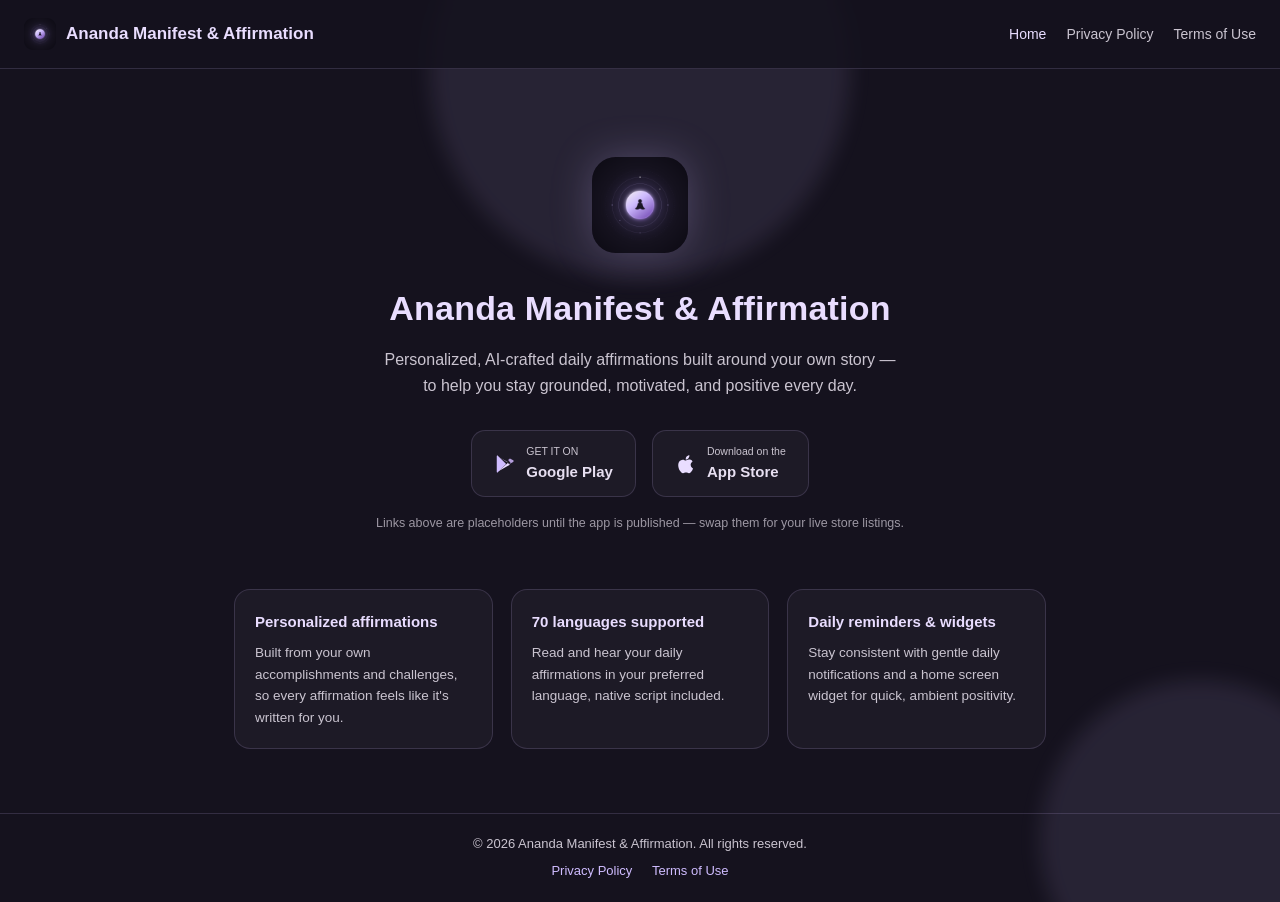
<file: index.html>
<!DOCTYPE html>
<html lang="en">
<head>
<meta charset="UTF-8" />
<meta name="viewport" content="width=device-width, initial-scale=1.0" />
<title>Ananda Manifest & Affirmation — Daily Affirmations &amp; Positivity</title>
<meta name="description" content="Ananda Manifest & Affirmation is a daily affirmation app that generates personalized, AI-powered affirmations to help you build a positive mindset every day." />
<link rel="icon" href="assets/favicon.png" />
<link rel="stylesheet" href="assets/style.css" />
</head>
<body>
<div class="aura aura-1"></div>
<div class="aura aura-2"></div>

<header class="site-header">
  <div class="brand">
    <img src="assets/icon.png" alt="Ananda Manifest & Affirmation logo" />
    Ananda Manifest & Affirmation
  </div>
  <nav class="site-nav">
    <a href="index.html" class="active">Home</a>
    <a href="privacy.html">Privacy Policy</a>
    <a href="terms.html">Terms of Use</a>
  </nav>
</header>

<main>
  <section class="hero">
    <img src="assets/icon.png" alt="Ananda Manifest & Affirmation app icon" class="hero-icon" />
    <h1>Ananda Manifest & Affirmation</h1>
    <p class="tagline">
      Personalized, AI-crafted daily affirmations built around your own story —
      to help you stay grounded, motivated, and positive every day.
    </p>

    <div class="store-badges">
      <!-- Placeholder Play Store link — replace href with your live Google Play listing URL. -->
      <a class="store-badge" href="#playstore" id="play-store-link" aria-label="Get it on Google Play (coming soon)">
        <svg viewBox="0 0 24 24" fill="none" xmlns="http://www.w3.org/2000/svg"><path d="M3.6 2.4c-.4.3-.6.7-.6 1.2v16.8c0 .5.2.9.6 1.2l9.6-9.6-9.6-9.6Z" fill="#cfbcff"/><path d="M15.4 10.6 4.8 20l9.1-5.2 3.5-2-2-1.7v-.5Z" fill="#e9ddff"/><path d="M15.4 13.4l2-1.7 3.5-2c.7-.4.7-1.4 0-1.8l-3.5-2-2 1.7 2.6 2.9-2.6 2.9Z" fill="#b39ddb"/><path d="M15.4 10.6 4.8 4l9.1 5.2 1.5 1.4Z" fill="#e9ddff"/></svg>
        <span class="badge-text"><small>GET IT ON</small>Google Play</span>
      </a>
      <!-- Placeholder App Store link — replace href with your live App Store listing URL. -->
      <a class="store-badge" href="#appstore" id="app-store-link" aria-label="Download on the App Store (coming soon)">
        <svg viewBox="0 0 24 24" fill="none" xmlns="http://www.w3.org/2000/svg"><path d="M17.05 12.94c-.03-2.5 2.04-3.7 2.14-3.76-1.16-1.7-2.98-1.94-3.63-1.96-1.55-.16-3.02.9-3.8.9-.79 0-2-.88-3.28-.86-1.68.03-3.24.98-4.1 2.48-1.75 3.03-.45 7.51 1.26 9.97.83 1.2 1.83 2.55 3.13 2.5 1.26-.05 1.73-.81 3.25-.81 1.52 0 1.94.81 3.27.79 1.35-.03 2.2-1.23 3.03-2.44.95-1.4 1.34-2.76 1.36-2.83-.03-.01-2.6-1-2.63-3.98Z" fill="#e9ddff"/><path d="M14.65 5.63c.69-.85 1.16-2.02 1.03-3.2-1 .04-2.22.67-2.94 1.5-.64.74-1.2 1.94-1.05 3.08 1.12.09 2.27-.57 2.96-1.38Z" fill="#e9ddff"/></svg>
        <span class="badge-text"><small>Download on the</small>App Store</span>
      </a>
    </div>
    <p class="placeholder-note">Links above are placeholders until the app is published — swap them for your live store listings.</p>
  </section>

  <section class="features">
    <div class="feature-card">
      <h3>Personalized affirmations</h3>
      <p>Built from your own accomplishments and challenges, so every affirmation feels like it's written for you.</p>
    </div>
    <div class="feature-card">
      <h3>70 languages supported</h3>
      <p>Read and hear your daily affirmations in your preferred language, native script included.</p>
    </div>
    <div class="feature-card">
      <h3>Daily reminders &amp; widgets</h3>
      <p>Stay consistent with gentle daily notifications and a home screen widget for quick, ambient positivity.</p>
    </div>
  </section>
</main>

<footer class="site-footer">
  <div>© <span id="year"></span> Ananda Manifest & Affirmation. All rights reserved.</div>
  <div class="legal-links">
    <a href="privacy.html">Privacy Policy</a>
    <a href="terms.html">Terms of Use</a>
  </div>
</footer>

<script>
  document.getElementById('year').textContent = new Date().getFullYear();
</script>
</body>
</html>
</file>
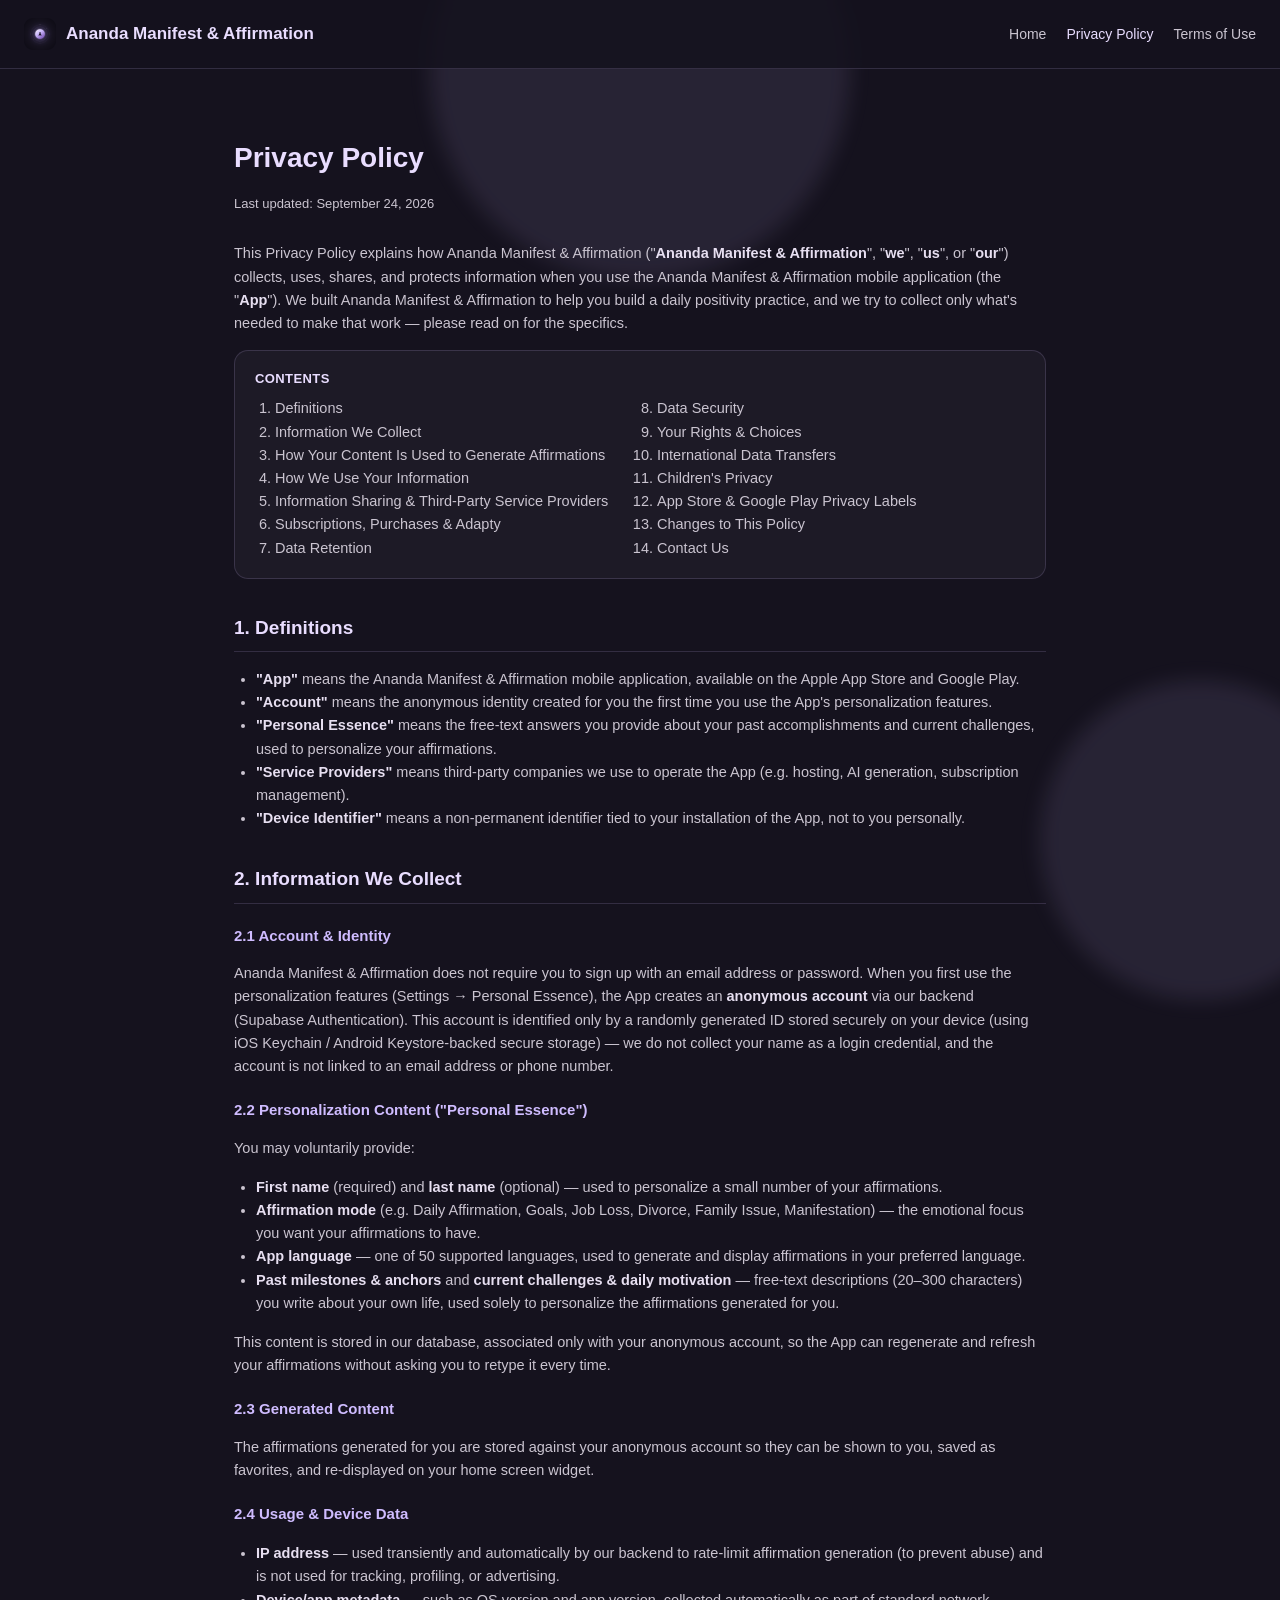
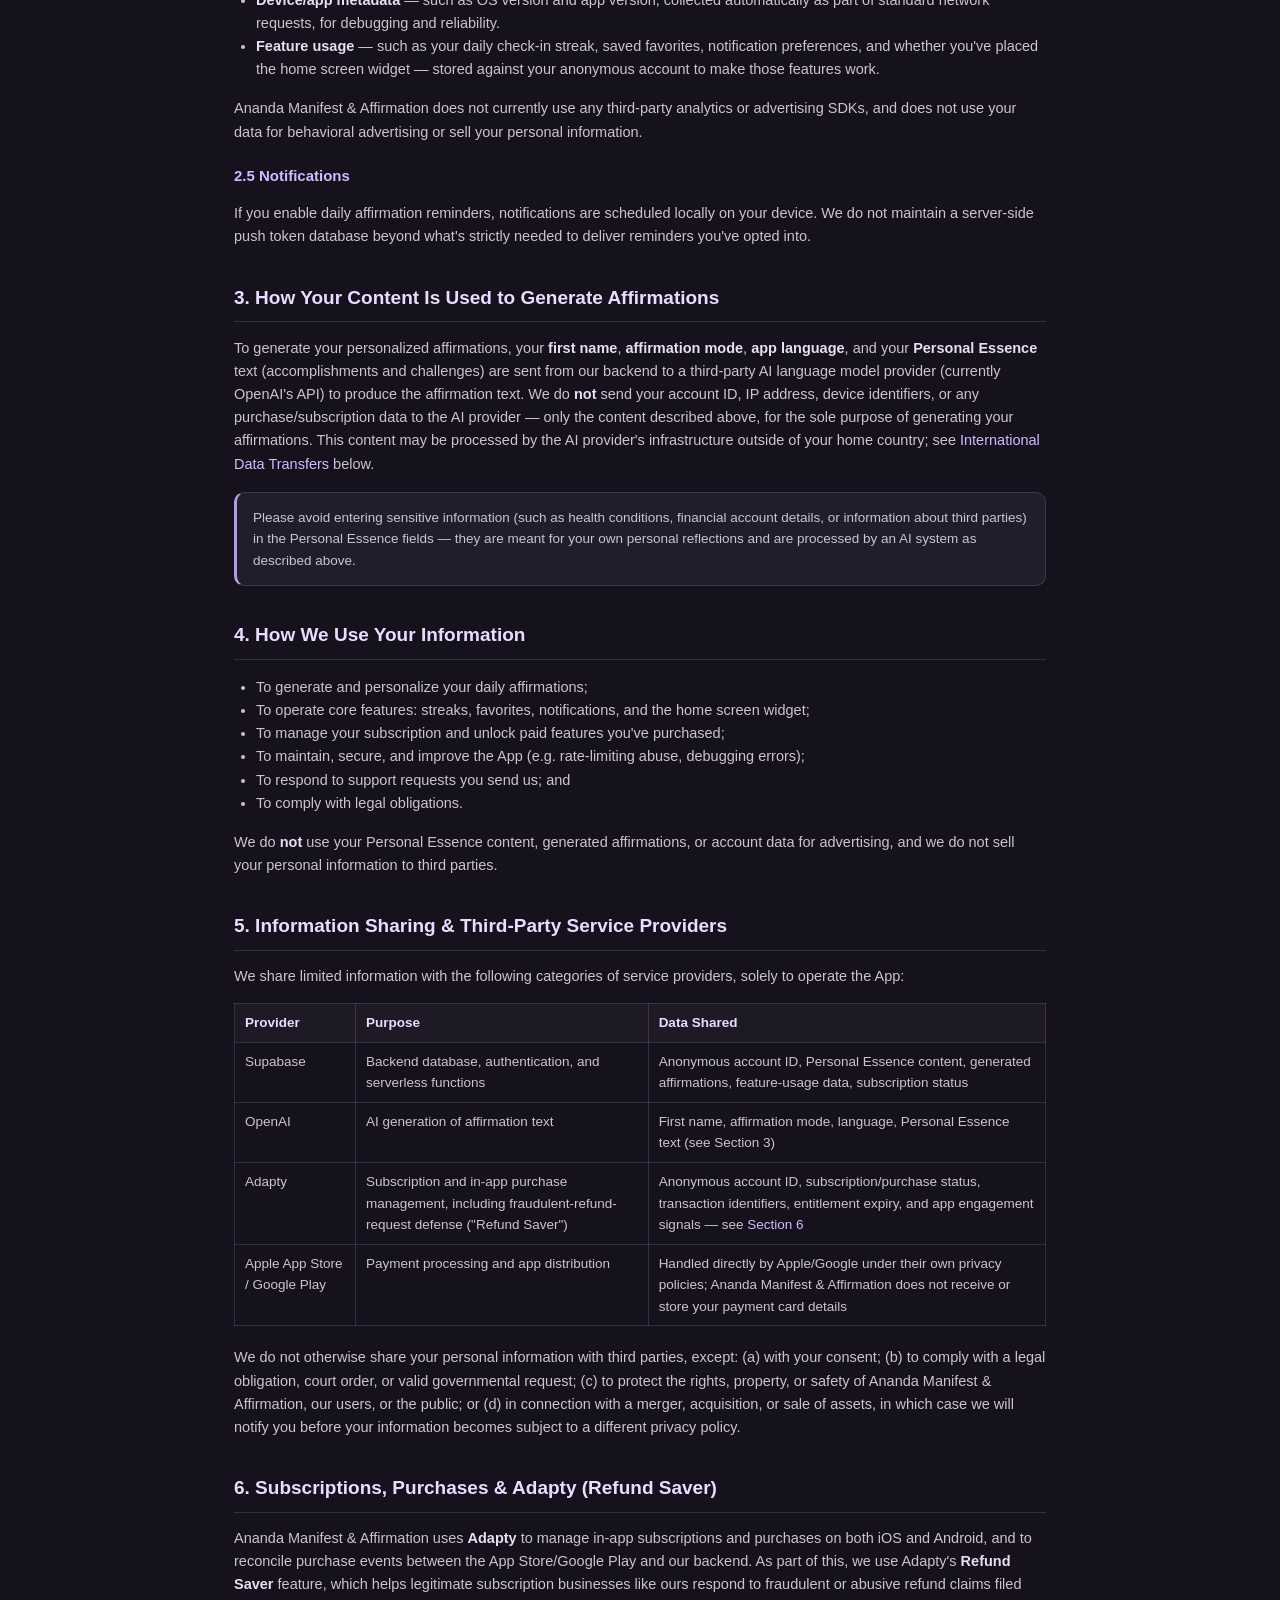
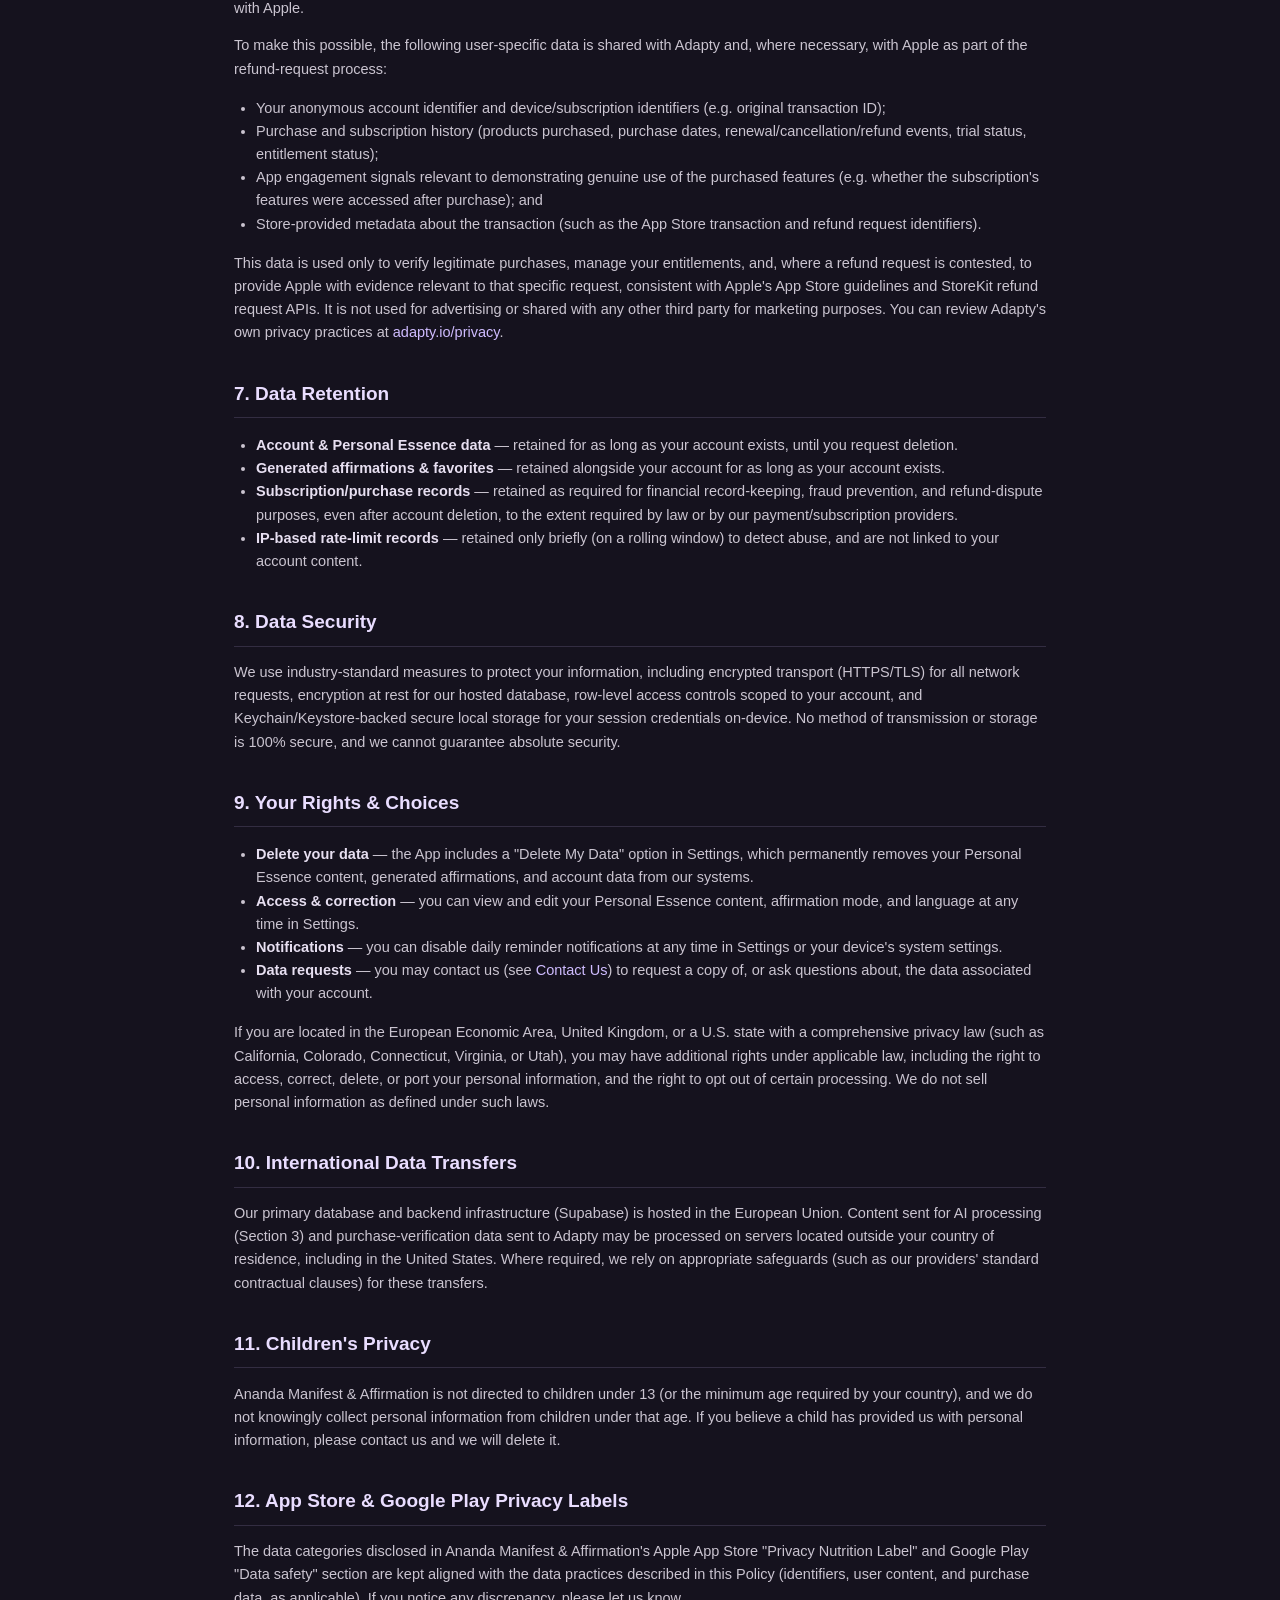
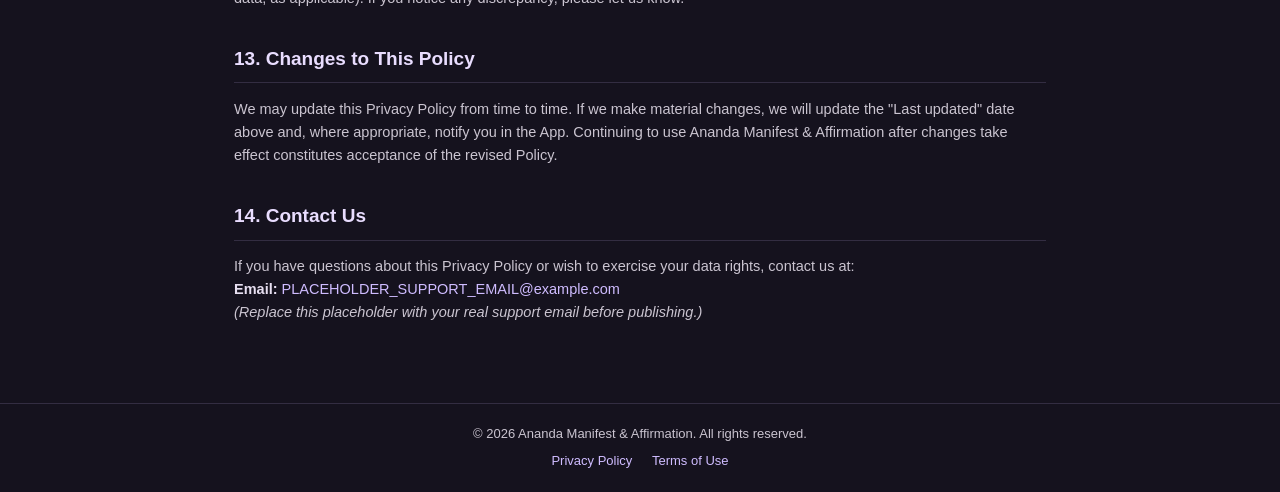
<file: privacy.html>
<!DOCTYPE html>
<html lang="en">
<head>
<meta charset="UTF-8" />
<meta name="viewport" content="width=device-width, initial-scale=1.0" />
<title>Privacy Policy — Ananda Manifest & Affirmation</title>
<meta name="description" content="Ananda Manifest & Affirmation Privacy Policy: what data we collect, how it's used, and your rights." />
<link rel="icon" href="assets/favicon.png" />
<link rel="stylesheet" href="assets/style.css" />
</head>
<body>
<div class="aura aura-1"></div>
<div class="aura aura-2"></div>

<header class="site-header">
  <div class="brand"><img src="assets/icon.png" alt="Ananda Manifest & Affirmation logo" /> Ananda Manifest & Affirmation</div>
  <nav class="site-nav">
    <a href="index.html">Home</a>
    <a href="privacy.html" class="active">Privacy Policy</a>
    <a href="terms.html">Terms of Use</a>
  </nav>
</header>

<main class="legal-doc">
  <h1>Privacy Policy</h1>
  <p class="updated">Last updated: September 24, 2026</p>

  <p>
    This Privacy Policy explains how Ananda Manifest & Affirmation ("<strong>Ananda Manifest & Affirmation</strong>", "<strong>we</strong>", "<strong>us</strong>", or
    "<strong>our</strong>") collects, uses, shares, and protects information when you use the Ananda Manifest & Affirmation mobile
    application (the "<strong>App</strong>"). We built Ananda Manifest & Affirmation to help you build a daily positivity practice, and we
    try to collect only what's needed to make that work — please read on for the specifics.
  </p>

  <div class="toc">
    <p>Contents</p>
    <ol>
      <li><a href="#definitions">Definitions</a></li>
      <li><a href="#info-we-collect">Information We Collect</a></li>
      <li><a href="#ai-processing">How Your Content Is Used to Generate Affirmations</a></li>
      <li><a href="#how-we-use">How We Use Your Information</a></li>
      <li><a href="#sharing">Information Sharing &amp; Third‑Party Service Providers</a></li>
      <li><a href="#subscriptions">Subscriptions, Purchases &amp; Adapty</a></li>
      <li><a href="#retention">Data Retention</a></li>
      <li><a href="#security">Data Security</a></li>
      <li><a href="#rights">Your Rights &amp; Choices</a></li>
      <li><a href="#transfers">International Data Transfers</a></li>
      <li><a href="#children">Children's Privacy</a></li>
      <li><a href="#store-labels">App Store &amp; Google Play Privacy Labels</a></li>
      <li><a href="#changes">Changes to This Policy</a></li>
      <li><a href="#contact">Contact Us</a></li>
    </ol>
  </div>

  <h2 id="definitions">1. Definitions</h2>
  <ul>
    <li><strong>"App"</strong> means the Ananda Manifest & Affirmation mobile application, available on the Apple App Store and Google Play.</li>
    <li><strong>"Account"</strong> means the anonymous identity created for you the first time you use the App's personalization features.</li>
    <li><strong>"Personal Essence"</strong> means the free-text answers you provide about your past accomplishments and current challenges, used to personalize your affirmations.</li>
    <li><strong>"Service Providers"</strong> means third-party companies we use to operate the App (e.g. hosting, AI generation, subscription management).</li>
    <li><strong>"Device Identifier"</strong> means a non-permanent identifier tied to your installation of the App, not to you personally.</li>
  </ul>

  <h2 id="info-we-collect">2. Information We Collect</h2>

  <h3>2.1 Account &amp; Identity</h3>
  <p>
    Ananda Manifest & Affirmation does not require you to sign up with an email address or password. When you first use the personalization
    features (Settings → Personal Essence), the App creates an <strong>anonymous account</strong> via our backend
    (Supabase Authentication). This account is identified only by a randomly generated ID stored securely on your
    device (using iOS Keychain / Android Keystore-backed secure storage) — we do not collect your name as a login
    credential, and the account is not linked to an email address or phone number.
  </p>

  <h3>2.2 Personalization Content ("Personal Essence")</h3>
  <p>You may voluntarily provide:</p>
  <ul>
    <li><strong>First name</strong> (required) and <strong>last name</strong> (optional) — used to personalize a small number of your affirmations.</li>
    <li><strong>Affirmation mode</strong> (e.g. Daily Affirmation, Goals, Job Loss, Divorce, Family Issue, Manifestation) — the emotional focus you want your affirmations to have.</li>
    <li><strong>App language</strong> — one of 50 supported languages, used to generate and display affirmations in your preferred language.</li>
    <li><strong>Past milestones &amp; anchors</strong> and <strong>current challenges &amp; daily motivation</strong> — free-text descriptions (20–300 characters) you write about your own life, used solely to personalize the affirmations generated for you.</li>
  </ul>
  <p>This content is stored in our database, associated only with your anonymous account, so the App can regenerate and refresh your affirmations without asking you to retype it every time.</p>

  <h3>2.3 Generated Content</h3>
  <p>The affirmations generated for you are stored against your anonymous account so they can be shown to you, saved as favorites, and re-displayed on your home screen widget.</p>

  <h3>2.4 Usage &amp; Device Data</h3>
  <ul>
    <li><strong>IP address</strong> — used transiently and automatically by our backend to rate-limit affirmation generation (to prevent abuse) and is not used for tracking, profiling, or advertising.</li>
    <li><strong>Device/app metadata</strong> — such as OS version and app version, collected automatically as part of standard network requests, for debugging and reliability.</li>
    <li><strong>Feature usage</strong> — such as your daily check-in streak, saved favorites, notification preferences, and whether you've placed the home screen widget — stored against your anonymous account to make those features work.</li>
  </ul>
  <p>Ananda Manifest & Affirmation does not currently use any third-party analytics or advertising SDKs, and does not use your data for behavioral advertising or sell your personal information.</p>

  <h3>2.5 Notifications</h3>
  <p>If you enable daily affirmation reminders, notifications are scheduled locally on your device. We do not maintain a server-side push token database beyond what's strictly needed to deliver reminders you've opted into.</p>

  <h2 id="ai-processing">3. How Your Content Is Used to Generate Affirmations</h2>
  <p>
    To generate your personalized affirmations, your <strong>first name</strong>, <strong>affirmation mode</strong>,
    <strong>app language</strong>, and your <strong>Personal Essence</strong> text (accomplishments and challenges)
    are sent from our backend to a third-party AI language model provider (currently OpenAI's API) to
    produce the affirmation text. We do <strong>not</strong> send your account ID, IP address, device identifiers,
    or any purchase/subscription data to the AI provider — only the content described above, for the sole purpose
    of generating your affirmations. This content may be processed by the AI provider's infrastructure outside of
    your home country; see <a href="#transfers">International Data Transfers</a> below.
  </p>
  <div class="callout">
    Please avoid entering sensitive information (such as health conditions, financial account details, or
    information about third parties) in the Personal Essence fields — they are meant for your own personal
    reflections and are processed by an AI system as described above.
  </div>

  <h2 id="how-we-use">4. How We Use Your Information</h2>
  <ul>
    <li>To generate and personalize your daily affirmations;</li>
    <li>To operate core features: streaks, favorites, notifications, and the home screen widget;</li>
    <li>To manage your subscription and unlock paid features you've purchased;</li>
    <li>To maintain, secure, and improve the App (e.g. rate-limiting abuse, debugging errors);</li>
    <li>To respond to support requests you send us; and</li>
    <li>To comply with legal obligations.</li>
  </ul>
  <p>We do <strong>not</strong> use your Personal Essence content, generated affirmations, or account data for advertising, and we do not sell your personal information to third parties.</p>

  <h2 id="sharing">5. Information Sharing &amp; Third‑Party Service Providers</h2>
  <p>We share limited information with the following categories of service providers, solely to operate the App:</p>
  <table>
    <tr><th>Provider</th><th>Purpose</th><th>Data Shared</th></tr>
    <tr><td>Supabase</td><td>Backend database, authentication, and serverless functions</td><td>Anonymous account ID, Personal Essence content, generated affirmations, feature-usage data, subscription status</td></tr>
    <tr><td>OpenAI</td><td>AI generation of affirmation text</td><td>First name, affirmation mode, language, Personal Essence text (see Section 3)</td></tr>
    <tr><td>Adapty</td><td>Subscription and in-app purchase management, including fraudulent-refund-request defense ("Refund Saver")</td><td>Anonymous account ID, subscription/purchase status, transaction identifiers, entitlement expiry, and app engagement signals — see <a href="#subscriptions">Section 6</a></td></tr>
    <tr><td>Apple App Store / Google Play</td><td>Payment processing and app distribution</td><td>Handled directly by Apple/Google under their own privacy policies; Ananda Manifest & Affirmation does not receive or store your payment card details</td></tr>
  </table>
  <p>
    We do not otherwise share your personal information with third parties, except: (a) with your consent; (b) to
    comply with a legal obligation, court order, or valid governmental request; (c) to protect the rights, property,
    or safety of Ananda Manifest & Affirmation, our users, or the public; or (d) in connection with a merger, acquisition, or sale of
    assets, in which case we will notify you before your information becomes subject to a different privacy policy.
  </p>

  <h2 id="subscriptions">6. Subscriptions, Purchases &amp; Adapty (Refund Saver)</h2>
  <p>
    Ananda Manifest & Affirmation uses <strong>Adapty</strong> to manage in-app subscriptions and purchases on both iOS and Android, and to
    reconcile purchase events between the App Store/Google Play and our backend. As part of this, we use Adapty's
    <strong>Refund Saver</strong> feature, which helps legitimate subscription businesses like ours respond to
    fraudulent or abusive refund claims filed with Apple.
  </p>
  <p>To make this possible, the following user-specific data is shared with Adapty and, where necessary, with Apple as part of the refund-request process:</p>
  <ul>
    <li>Your anonymous account identifier and device/subscription identifiers (e.g. original transaction ID);</li>
    <li>Purchase and subscription history (products purchased, purchase dates, renewal/cancellation/refund events, trial status, entitlement status);</li>
    <li>App engagement signals relevant to demonstrating genuine use of the purchased features (e.g. whether the subscription's features were accessed after purchase); and</li>
    <li>Store-provided metadata about the transaction (such as the App Store transaction and refund request identifiers).</li>
  </ul>
  <p>
    This data is used only to verify legitimate purchases, manage your entitlements, and, where a refund request
    is contested, to provide Apple with evidence relevant to that specific request, consistent with Apple's App
    Store guidelines and StoreKit refund request APIs. It is not used for advertising or shared with any other
    third party for marketing purposes. You can review Adapty's own privacy practices at
    <a href="https://adapty.io/privacy" target="_blank" rel="noopener">adapty.io/privacy</a>.
  </p>

  <h2 id="retention">7. Data Retention</h2>
  <ul>
    <li><strong>Account &amp; Personal Essence data</strong> — retained for as long as your account exists, until you request deletion.</li>
    <li><strong>Generated affirmations &amp; favorites</strong> — retained alongside your account for as long as your account exists.</li>
    <li><strong>Subscription/purchase records</strong> — retained as required for financial record-keeping, fraud prevention, and refund-dispute purposes, even after account deletion, to the extent required by law or by our payment/subscription providers.</li>
    <li><strong>IP-based rate-limit records</strong> — retained only briefly (on a rolling window) to detect abuse, and are not linked to your account content.</li>
  </ul>

  <h2 id="security">8. Data Security</h2>
  <p>
    We use industry-standard measures to protect your information, including encrypted transport (HTTPS/TLS) for
    all network requests, encryption at rest for our hosted database, row-level access controls scoped to your
    account, and Keychain/Keystore-backed secure local storage for your session credentials on-device. No method of
    transmission or storage is 100% secure, and we cannot guarantee absolute security.
  </p>

  <h2 id="rights">9. Your Rights &amp; Choices</h2>
  <ul>
    <li><strong>Delete your data</strong> — the App includes a "Delete My Data" option in Settings, which permanently removes your Personal Essence content, generated affirmations, and account data from our systems.</li>
    <li><strong>Access &amp; correction</strong> — you can view and edit your Personal Essence content, affirmation mode, and language at any time in Settings.</li>
    <li><strong>Notifications</strong> — you can disable daily reminder notifications at any time in Settings or your device's system settings.</li>
    <li><strong>Data requests</strong> — you may contact us (see <a href="#contact">Contact Us</a>) to request a copy of, or ask questions about, the data associated with your account.</li>
  </ul>
  <p>
    If you are located in the European Economic Area, United Kingdom, or a U.S. state with a comprehensive privacy
    law (such as California, Colorado, Connecticut, Virginia, or Utah), you may have additional rights under
    applicable law, including the right to access, correct, delete, or port your personal information, and the
    right to opt out of certain processing. We do not sell personal information as defined under such laws.
  </p>

  <h2 id="transfers">10. International Data Transfers</h2>
  <p>
    Our primary database and backend infrastructure (Supabase) is hosted in the European Union. Content sent for AI
    processing (Section 3) and purchase-verification data sent to Adapty may be processed on servers located outside
    your country of residence, including in the United States. Where required, we rely on appropriate safeguards
    (such as our providers' standard contractual clauses) for these transfers.
  </p>

  <h2 id="children">11. Children's Privacy</h2>
  <p>
    Ananda Manifest & Affirmation is not directed to children under 13 (or the minimum age required by your country), and we do not
    knowingly collect personal information from children under that age. If you believe a child has provided us
    with personal information, please contact us and we will delete it.
  </p>

  <h2 id="store-labels">12. App Store &amp; Google Play Privacy Labels</h2>
  <p>
    The data categories disclosed in Ananda Manifest & Affirmation's Apple App Store "Privacy Nutrition Label" and Google Play "Data
    safety" section are kept aligned with the data practices described in this Policy (identifiers, user content,
    and purchase data, as applicable). If you notice any discrepancy, please let us know.
  </p>

  <h2 id="changes">13. Changes to This Policy</h2>
  <p>
    We may update this Privacy Policy from time to time. If we make material changes, we will update the "Last
    updated" date above and, where appropriate, notify you in the App. Continuing to use Ananda Manifest & Affirmation after changes take
    effect constitutes acceptance of the revised Policy.
  </p>

  <h2 id="contact">14. Contact Us</h2>
  <p>
    If you have questions about this Privacy Policy or wish to exercise your data rights, contact us at:
    <br /><strong>Email:</strong> <a href="mailto:PLACEHOLDER_SUPPORT_EMAIL@example.com">PLACEHOLDER_SUPPORT_EMAIL@example.com</a>
    <br /><em>(Replace this placeholder with your real support email before publishing.)</em>
  </p>
</main>

<footer class="site-footer">
  <div>© <span id="year"></span> Ananda Manifest & Affirmation. All rights reserved.</div>
  <div class="legal-links">
    <a href="privacy.html">Privacy Policy</a>
    <a href="terms.html">Terms of Use</a>
  </div>
</footer>
<script>document.getElementById('year').textContent = new Date().getFullYear();</script>
</body>
</html>
</file>
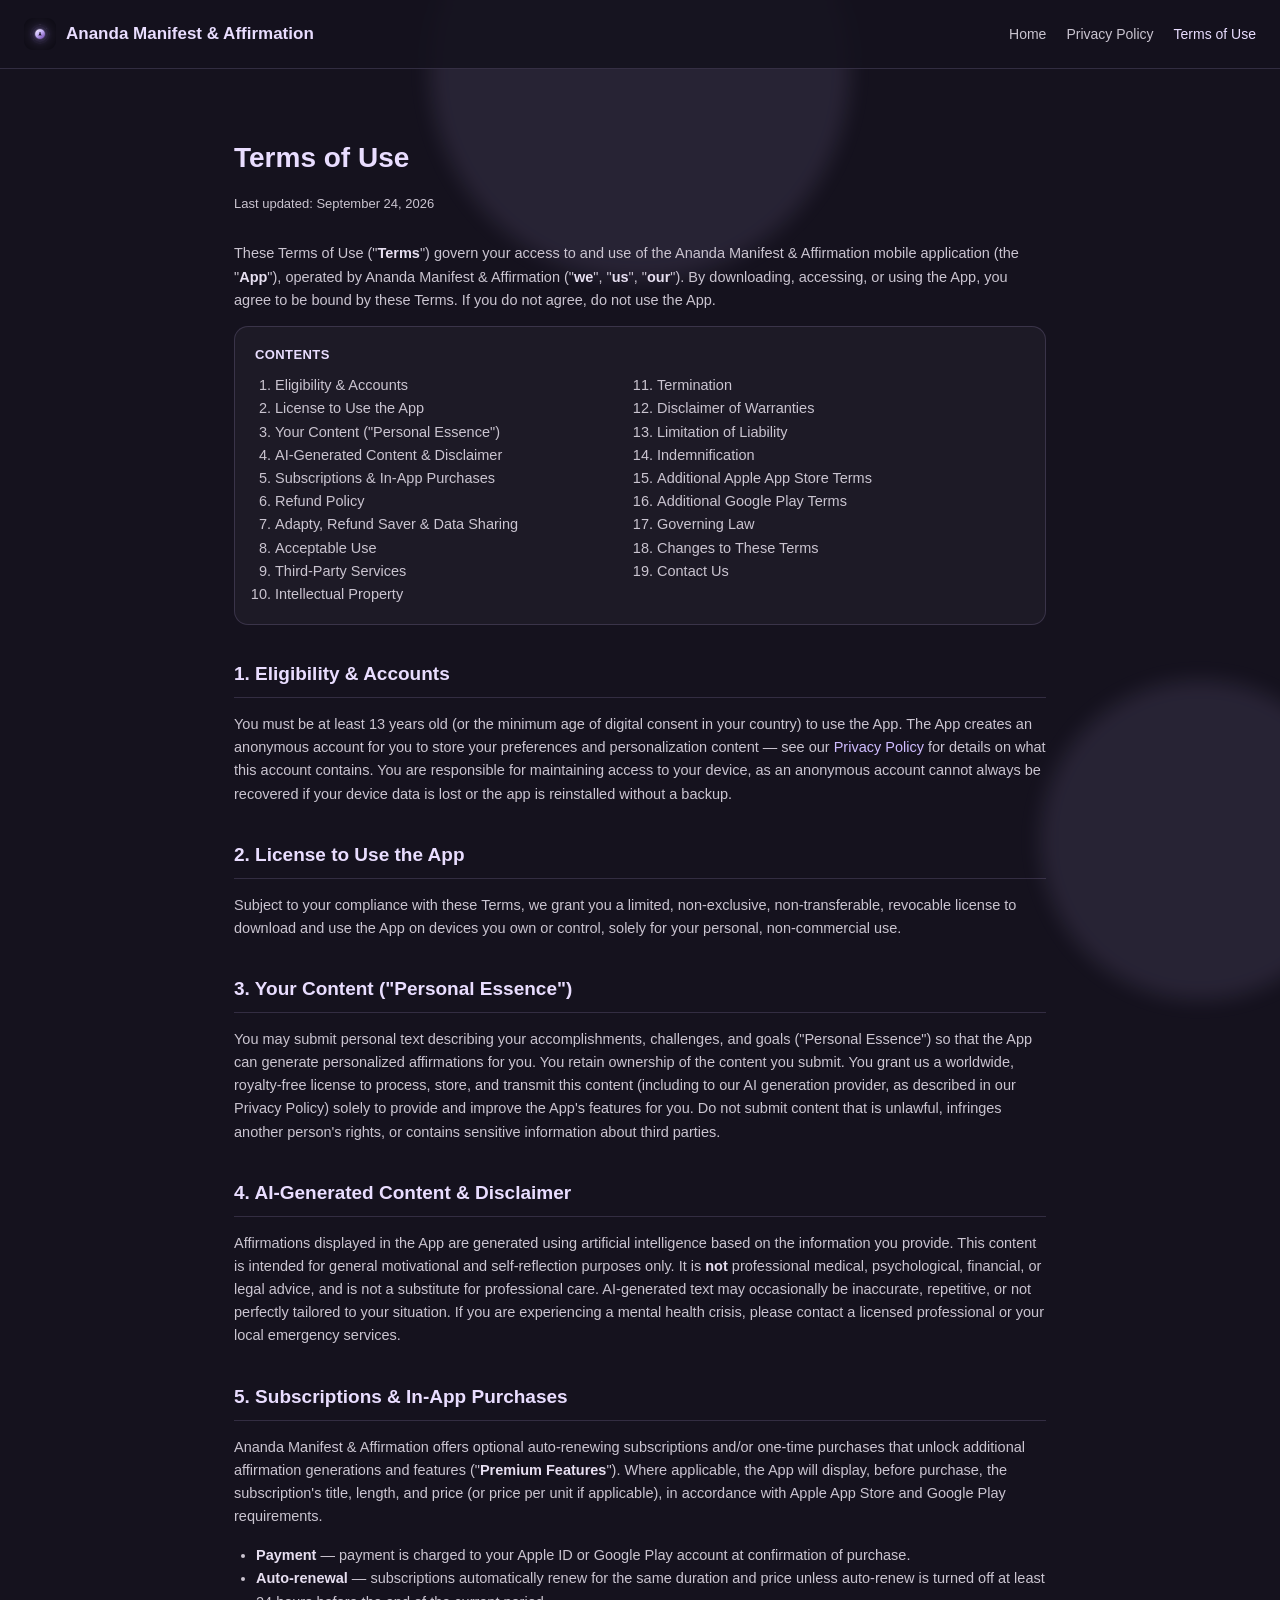
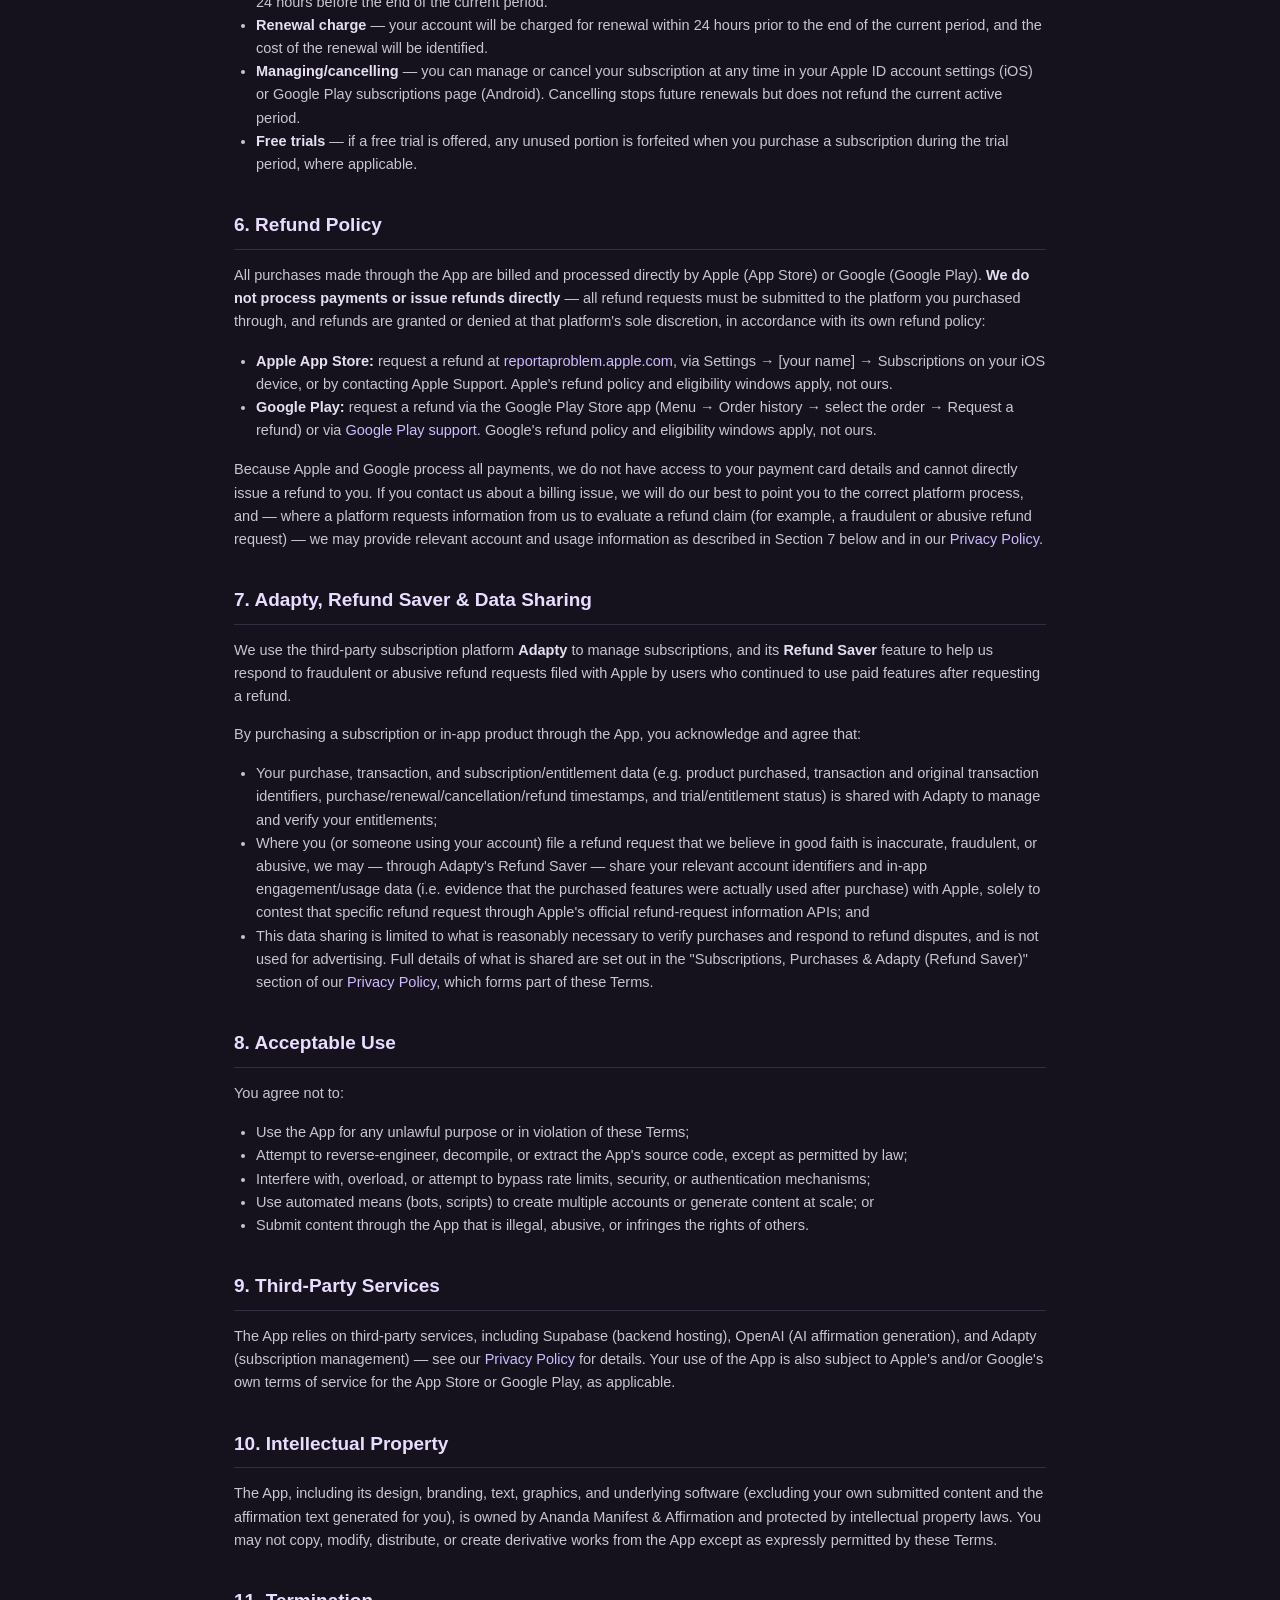
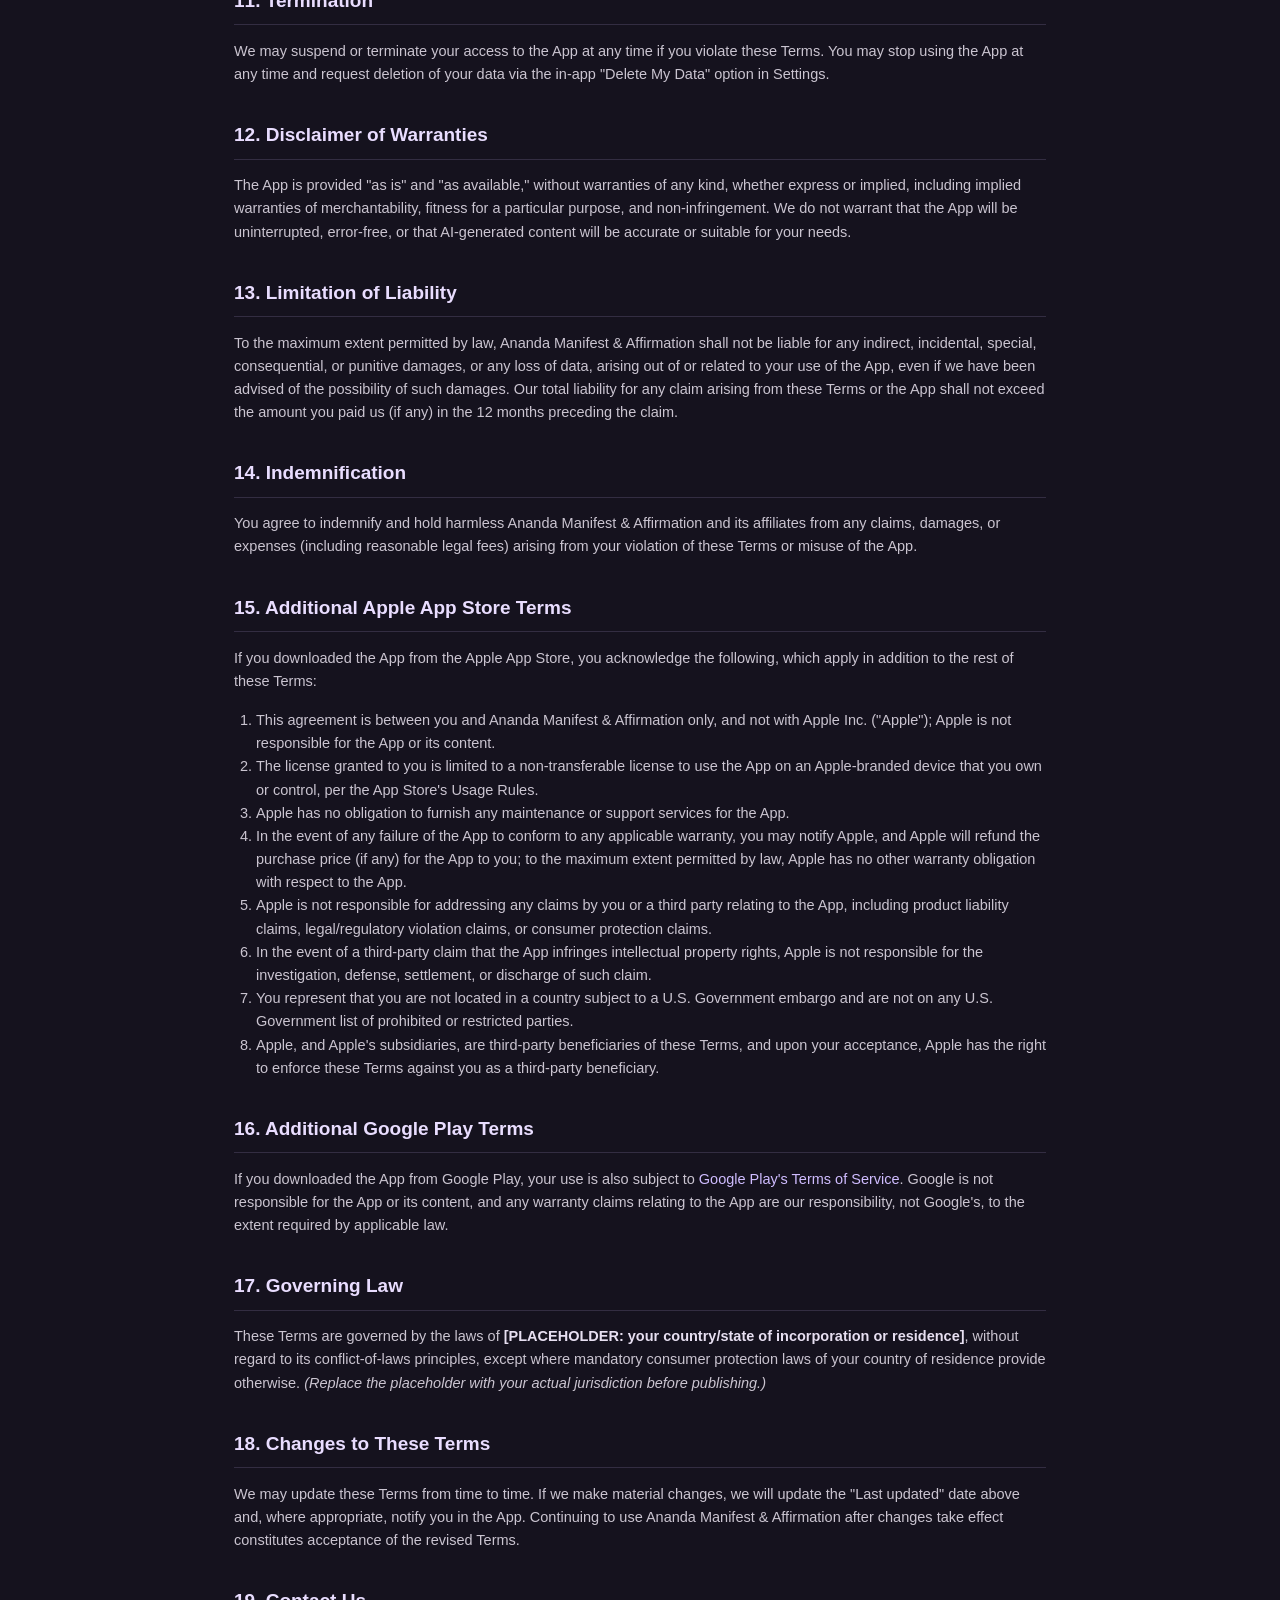
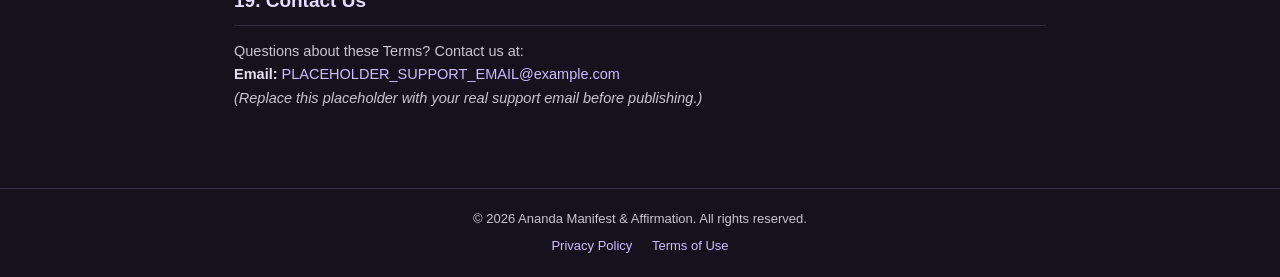
<file: terms.html>
<!DOCTYPE html>
<html lang="en">
<head>
<meta charset="UTF-8" />
<meta name="viewport" content="width=device-width, initial-scale=1.0" />
<title>Terms of Use — Ananda Manifest & Affirmation</title>
<meta name="description" content="Ananda Manifest & Affirmation Terms of Use, including subscription and refund policy." />
<link rel="icon" href="assets/favicon.png" />
<link rel="stylesheet" href="assets/style.css" />
</head>
<body>
<div class="aura aura-1"></div>
<div class="aura aura-2"></div>

<header class="site-header">
  <div class="brand"><img src="assets/icon.png" alt="Ananda Manifest & Affirmation logo" /> Ananda Manifest & Affirmation</div>
  <nav class="site-nav">
    <a href="index.html">Home</a>
    <a href="privacy.html">Privacy Policy</a>
    <a href="terms.html" class="active">Terms of Use</a>
  </nav>
</header>

<main class="legal-doc">
  <h1>Terms of Use</h1>
  <p class="updated">Last updated: September 24, 2026</p>

  <p>
    These Terms of Use ("<strong>Terms</strong>") govern your access to and use of the Ananda Manifest & Affirmation mobile application
    (the "<strong>App</strong>"), operated by Ananda Manifest & Affirmation ("<strong>we</strong>", "<strong>us</strong>", "<strong>our</strong>").
    By downloading, accessing, or using the App, you agree to be bound by these Terms. If you do not agree, do not
    use the App.
  </p>

  <div class="toc">
    <p>Contents</p>
    <ol>
      <li><a href="#eligibility">Eligibility &amp; Accounts</a></li>
      <li><a href="#license">License to Use the App</a></li>
      <li><a href="#user-content">Your Content ("Personal Essence")</a></li>
      <li><a href="#ai-content">AI‑Generated Content &amp; Disclaimer</a></li>
      <li><a href="#subscriptions">Subscriptions &amp; In‑App Purchases</a></li>
      <li><a href="#refunds">Refund Policy</a></li>
      <li><a href="#adapty">Adapty, Refund Saver &amp; Data Sharing</a></li>
      <li><a href="#acceptable-use">Acceptable Use</a></li>
      <li><a href="#third-party">Third‑Party Services</a></li>
      <li><a href="#ip">Intellectual Property</a></li>
      <li><a href="#termination">Termination</a></li>
      <li><a href="#disclaimer">Disclaimer of Warranties</a></li>
      <li><a href="#liability">Limitation of Liability</a></li>
      <li><a href="#indemnity">Indemnification</a></li>
      <li><a href="#apple-terms">Additional Apple App Store Terms</a></li>
      <li><a href="#google-terms">Additional Google Play Terms</a></li>
      <li><a href="#governing-law">Governing Law</a></li>
      <li><a href="#changes">Changes to These Terms</a></li>
      <li><a href="#contact">Contact Us</a></li>
    </ol>
  </div>

  <h2 id="eligibility">1. Eligibility &amp; Accounts</h2>
  <p>
    You must be at least 13 years old (or the minimum age of digital consent in your country) to use the App. The
    App creates an anonymous account for you to store your preferences and personalization content — see our
    <a href="privacy.html">Privacy Policy</a> for details on what this account contains. You are responsible for
    maintaining access to your device, as an anonymous account cannot always be recovered if your device data is
    lost or the app is reinstalled without a backup.
  </p>

  <h2 id="license">2. License to Use the App</h2>
  <p>
    Subject to your compliance with these Terms, we grant you a limited, non-exclusive, non-transferable,
    revocable license to download and use the App on devices you own or control, solely for your personal,
    non-commercial use.
  </p>

  <h2 id="user-content">3. Your Content ("Personal Essence")</h2>
  <p>
    You may submit personal text describing your accomplishments, challenges, and goals ("Personal Essence") so
    that the App can generate personalized affirmations for you. You retain ownership of the content you submit.
    You grant us a worldwide, royalty-free license to process, store, and transmit this content (including to our
    AI generation provider, as described in our Privacy Policy) solely to provide and improve the App's features
    for you. Do not submit content that is unlawful, infringes another person's rights, or contains sensitive
    information about third parties.
  </p>

  <h2 id="ai-content">4. AI‑Generated Content &amp; Disclaimer</h2>
  <p>
    Affirmations displayed in the App are generated using artificial intelligence based on the information you
    provide. This content is intended for general motivational and self-reflection purposes only. It is
    <strong>not</strong> professional medical, psychological, financial, or legal advice, and is not a substitute
    for professional care. AI-generated text may occasionally be inaccurate, repetitive, or not perfectly tailored
    to your situation. If you are experiencing a mental health crisis, please contact a licensed professional or
    your local emergency services.
  </p>

  <h2 id="subscriptions">5. Subscriptions &amp; In‑App Purchases</h2>
  <p>
    Ananda Manifest & Affirmation offers optional auto-renewing subscriptions and/or one-time purchases that unlock additional
    affirmation generations and features ("<strong>Premium Features</strong>"). Where applicable, the App will
    display, before purchase, the subscription's title, length, and price (or price per unit if applicable), in
    accordance with Apple App Store and Google Play requirements.
  </p>
  <ul>
    <li><strong>Payment</strong> — payment is charged to your Apple ID or Google Play account at confirmation of purchase.</li>
    <li><strong>Auto‑renewal</strong> — subscriptions automatically renew for the same duration and price unless auto-renew is turned off at least 24 hours before the end of the current period.</li>
    <li><strong>Renewal charge</strong> — your account will be charged for renewal within 24 hours prior to the end of the current period, and the cost of the renewal will be identified.</li>
    <li><strong>Managing/cancelling</strong> — you can manage or cancel your subscription at any time in your Apple ID account settings (iOS) or Google Play subscriptions page (Android). Cancelling stops future renewals but does not refund the current active period.</li>
    <li><strong>Free trials</strong> — if a free trial is offered, any unused portion is forfeited when you purchase a subscription during the trial period, where applicable.</li>
  </ul>

  <h2 id="refunds">6. Refund Policy</h2>
  <p>
    All purchases made through the App are billed and processed directly by Apple (App Store) or Google (Google
    Play). <strong>We do not process payments or issue refunds directly</strong> — all refund requests must be
    submitted to the platform you purchased through, and refunds are granted or denied at that platform's sole
    discretion, in accordance with its own refund policy:
  </p>
  <ul>
    <li>
      <strong>Apple App Store:</strong> request a refund at
      <a href="https://reportaproblem.apple.com" target="_blank" rel="noopener">reportaproblem.apple.com</a>,
      via Settings → [your name] → Subscriptions on your iOS device, or by contacting Apple Support. Apple's refund
      policy and eligibility windows apply, not ours.
    </li>
    <li>
      <strong>Google Play:</strong> request a refund via the Google Play Store app (Menu → Order history →
      select the order → Request a refund) or via
      <a href="https://support.google.com/googleplay" target="_blank" rel="noopener">Google Play support</a>.
      Google's refund policy and eligibility windows apply, not ours.
    </li>
  </ul>
  <p>
    Because Apple and Google process all payments, we do not have access to your payment card details and cannot
    directly issue a refund to you. If you contact us about a billing issue, we will do our best to point you to
    the correct platform process, and — where a platform requests information from us to evaluate a refund claim
    (for example, a fraudulent or abusive refund request) — we may provide relevant account and usage information
    as described in Section 7 below and in our <a href="privacy.html">Privacy Policy</a>.
  </p>

  <h2 id="adapty">7. Adapty, Refund Saver &amp; Data Sharing</h2>
  <p>
    We use the third-party subscription platform <strong>Adapty</strong> to manage subscriptions, and its
    <strong>Refund Saver</strong> feature to help us respond to fraudulent or abusive refund requests filed with
    Apple by users who continued to use paid features after requesting a refund.
  </p>
  <p>By purchasing a subscription or in-app product through the App, you acknowledge and agree that:</p>
  <ul>
    <li>
      Your purchase, transaction, and subscription/entitlement data (e.g. product purchased, transaction and
      original transaction identifiers, purchase/renewal/cancellation/refund timestamps, and trial/entitlement
      status) is shared with Adapty to manage and verify your entitlements;
    </li>
    <li>
      Where you (or someone using your account) file a refund request that we believe in good faith is inaccurate,
      fraudulent, or abusive, we may — through Adapty's Refund Saver — share your relevant account identifiers and
      in‑app engagement/usage data (i.e. evidence that the purchased features were actually used after purchase)
      with Apple, solely to contest that specific refund request through Apple's official refund‑request
      information APIs; and
    </li>
    <li>
      This data sharing is limited to what is reasonably necessary to verify purchases and respond to refund
      disputes, and is not used for advertising. Full details of what is shared are set out in the
      "Subscriptions, Purchases &amp; Adapty (Refund Saver)" section of our <a href="privacy.html">Privacy Policy</a>,
      which forms part of these Terms.
    </li>
  </ul>

  <h2 id="acceptable-use">8. Acceptable Use</h2>
  <p>You agree not to:</p>
  <ul>
    <li>Use the App for any unlawful purpose or in violation of these Terms;</li>
    <li>Attempt to reverse-engineer, decompile, or extract the App's source code, except as permitted by law;</li>
    <li>Interfere with, overload, or attempt to bypass rate limits, security, or authentication mechanisms;</li>
    <li>Use automated means (bots, scripts) to create multiple accounts or generate content at scale; or</li>
    <li>Submit content through the App that is illegal, abusive, or infringes the rights of others.</li>
  </ul>

  <h2 id="third-party">9. Third‑Party Services</h2>
  <p>
    The App relies on third-party services, including Supabase (backend hosting), OpenAI (AI affirmation
    generation), and Adapty (subscription management) — see our <a href="privacy.html">Privacy Policy</a> for
    details. Your use of the App is also subject to Apple's and/or Google's own terms of service for the App Store
    or Google Play, as applicable.
  </p>

  <h2 id="ip">10. Intellectual Property</h2>
  <p>
    The App, including its design, branding, text, graphics, and underlying software (excluding your own
    submitted content and the affirmation text generated for you), is owned by Ananda Manifest & Affirmation and protected by
    intellectual property laws. You may not copy, modify, distribute, or create derivative works from the App
    except as expressly permitted by these Terms.
  </p>

  <h2 id="termination">11. Termination</h2>
  <p>
    We may suspend or terminate your access to the App at any time if you violate these Terms. You may stop using
    the App at any time and request deletion of your data via the in-app "Delete My Data" option in Settings.
  </p>

  <h2 id="disclaimer">12. Disclaimer of Warranties</h2>
  <p>
    The App is provided "as is" and "as available," without warranties of any kind, whether express or implied,
    including implied warranties of merchantability, fitness for a particular purpose, and non-infringement. We do
    not warrant that the App will be uninterrupted, error-free, or that AI-generated content will be accurate or
    suitable for your needs.
  </p>

  <h2 id="liability">13. Limitation of Liability</h2>
  <p>
    To the maximum extent permitted by law, Ananda Manifest & Affirmation shall not be liable for any indirect, incidental, special,
    consequential, or punitive damages, or any loss of data, arising out of or related to your use of the App,
    even if we have been advised of the possibility of such damages. Our total liability for any claim arising
    from these Terms or the App shall not exceed the amount you paid us (if any) in the 12 months preceding the
    claim.
  </p>

  <h2 id="indemnity">14. Indemnification</h2>
  <p>
    You agree to indemnify and hold harmless Ananda Manifest & Affirmation and its affiliates from any claims, damages, or expenses
    (including reasonable legal fees) arising from your violation of these Terms or misuse of the App.
  </p>

  <h2 id="apple-terms">15. Additional Apple App Store Terms</h2>
  <p>If you downloaded the App from the Apple App Store, you acknowledge the following, which apply in addition to the rest of these Terms:</p>
  <ol>
    <li>This agreement is between you and Ananda Manifest & Affirmation only, and not with Apple Inc. ("Apple"); Apple is not responsible for the App or its content.</li>
    <li>The license granted to you is limited to a non-transferable license to use the App on an Apple-branded device that you own or control, per the App Store's Usage Rules.</li>
    <li>Apple has no obligation to furnish any maintenance or support services for the App.</li>
    <li>In the event of any failure of the App to conform to any applicable warranty, you may notify Apple, and Apple will refund the purchase price (if any) for the App to you; to the maximum extent permitted by law, Apple has no other warranty obligation with respect to the App.</li>
    <li>Apple is not responsible for addressing any claims by you or a third party relating to the App, including product liability claims, legal/regulatory violation claims, or consumer protection claims.</li>
    <li>In the event of a third-party claim that the App infringes intellectual property rights, Apple is not responsible for the investigation, defense, settlement, or discharge of such claim.</li>
    <li>You represent that you are not located in a country subject to a U.S. Government embargo and are not on any U.S. Government list of prohibited or restricted parties.</li>
    <li>Apple, and Apple's subsidiaries, are third-party beneficiaries of these Terms, and upon your acceptance, Apple has the right to enforce these Terms against you as a third-party beneficiary.</li>
  </ol>

  <h2 id="google-terms">16. Additional Google Play Terms</h2>
  <p>
    If you downloaded the App from Google Play, your use is also subject to
    <a href="https://play.google.com/intl/en-in/about/play-terms/" target="_blank" rel="noopener">Google Play's Terms of Service</a>.
    Google is not responsible for the App or its content, and any warranty claims relating to the App are our
    responsibility, not Google's, to the extent required by applicable law.
  </p>

  <h2 id="governing-law">17. Governing Law</h2>
  <p>
    These Terms are governed by the laws of <strong>[PLACEHOLDER: your country/state of incorporation or
    residence]</strong>, without regard to its conflict-of-laws principles, except where mandatory consumer
    protection laws of your country of residence provide otherwise.
    <em>(Replace the placeholder with your actual jurisdiction before publishing.)</em>
  </p>

  <h2 id="changes">18. Changes to These Terms</h2>
  <p>
    We may update these Terms from time to time. If we make material changes, we will update the "Last updated"
    date above and, where appropriate, notify you in the App. Continuing to use Ananda Manifest & Affirmation after changes take effect
    constitutes acceptance of the revised Terms.
  </p>

  <h2 id="contact">19. Contact Us</h2>
  <p>
    Questions about these Terms? Contact us at:
    <br /><strong>Email:</strong> <a href="mailto:PLACEHOLDER_SUPPORT_EMAIL@example.com">PLACEHOLDER_SUPPORT_EMAIL@example.com</a>
    <br /><em>(Replace this placeholder with your real support email before publishing.)</em>
  </p>
</main>

<footer class="site-footer">
  <div>© <span id="year"></span> Ananda Manifest & Affirmation. All rights reserved.</div>
  <div class="legal-links">
    <a href="privacy.html">Privacy Policy</a>
    <a href="terms.html">Terms of Use</a>
  </div>
</footer>
<script>document.getElementById('year').textContent = new Date().getFullYear();</script>
</body>
</html>
</file>
<file: assets/style.css>
:root {
  --bg: #15121e;
  --surface: #1d1a26;
  --surface-2: #211e2c;
  --border: rgba(208, 188, 255, 0.16);
  --text: #e7dff1;
  --text-dim: #cac4d0;
  --primary: #e9ddff;
  --accent: #cfbcff;
  --accent-strong: #b39ddb;
}

* { box-sizing: border-box; }

html, body {
  margin: 0;
  padding: 0;
  background: var(--bg);
  color: var(--text);
  font-family: -apple-system, BlinkMacSystemFont, "Segoe UI", Roboto, "Helvetica Neue", Arial, sans-serif;
  line-height: 1.6;
}

body {
  min-height: 100vh;
  display: flex;
  flex-direction: column;
}

a { color: var(--accent); text-decoration: none; }
a:hover { text-decoration: underline; }

.aura {
  position: fixed;
  border-radius: 50%;
  background: rgba(208, 188, 255, 0.10);
  filter: blur(10px);
  pointer-events: none;
  z-index: 0;
}
.aura-1 { width: 420px; height: 420px; top: -140px; left: 50%; transform: translateX(-50%); }
.aura-2 { width: 320px; height: 320px; bottom: -100px; right: -80px; }

header.site-header {
  position: relative;
  z-index: 1;
  display: flex;
  align-items: center;
  justify-content: space-between;
  padding: 18px 24px;
  border-bottom: 1px solid var(--border);
  background: rgba(21, 18, 30, 0.85);
  backdrop-filter: blur(6px);
}

.brand {
  display: flex;
  align-items: center;
  gap: 10px;
  font-weight: 700;
  font-size: 17px;
  color: var(--primary);
}
.brand img { width: 32px; height: 32px; border-radius: 9px; }

nav.site-nav { display: flex; gap: 20px; }
nav.site-nav a { color: var(--text-dim); font-size: 14px; font-weight: 500; }
nav.site-nav a.active, nav.site-nav a:hover { color: var(--primary); }

main {
  position: relative;
  z-index: 1;
  flex: 1;
  width: 100%;
  max-width: 860px;
  margin: 0 auto;
  padding: 48px 24px 64px;
}

footer.site-footer {
  position: relative;
  z-index: 1;
  border-top: 1px solid var(--border);
  padding: 20px 24px;
  text-align: center;
  font-size: 13px;
  color: var(--text-dim);
}
footer.site-footer .legal-links { margin-top: 6px; }
footer.site-footer .legal-links a { margin: 0 8px; }

/* Homepage */
.hero { text-align: center; padding: 40px 0 8px; }
.hero-icon {
  width: 96px;
  height: 96px;
  border-radius: 24px;
  margin-bottom: 20px;
  box-shadow: 0 0 40px rgba(208, 188, 255, 0.25);
}
.hero h1 {
  font-size: 34px;
  margin: 0 0 12px;
  color: var(--primary);
  letter-spacing: 0.2px;
}
.hero p.tagline {
  color: var(--text-dim);
  font-size: 16px;
  max-width: 520px;
  margin: 0 auto 32px;
}

.store-badges {
  display: flex;
  justify-content: center;
  flex-wrap: wrap;
  gap: 16px;
  margin-bottom: 40px;
}
.store-badge {
  display: inline-flex;
  align-items: center;
  gap: 10px;
  background: var(--surface);
  border: 1px solid var(--border);
  border-radius: 14px;
  padding: 12px 22px;
  color: var(--text);
  font-weight: 600;
  font-size: 15px;
  transition: border-color 0.15s, transform 0.15s;
}
.store-badge:hover {
  border-color: var(--accent-strong);
  transform: translateY(-2px);
  text-decoration: none;
}
.store-badge svg { width: 22px; height: 22px; flex-shrink: 0; }
.store-badge .badge-text { display: flex; flex-direction: column; align-items: flex-start; }
.store-badge .badge-text small { font-size: 10.5px; color: var(--text-dim); font-weight: 400; }

.placeholder-note {
  text-align: center;
  font-size: 12.5px;
  color: var(--text-dim);
  opacity: 0.75;
  margin-top: -24px;
  margin-bottom: 40px;
}

.features {
  display: grid;
  grid-template-columns: repeat(auto-fit, minmax(220px, 1fr));
  gap: 18px;
  margin-top: 8px;
}
.feature-card {
  background: var(--surface);
  border: 1px solid var(--border);
  border-radius: 16px;
  padding: 20px;
}
.feature-card h3 { margin: 0 0 8px; font-size: 15px; color: var(--primary); }
.feature-card p { margin: 0; font-size: 13.5px; color: var(--text-dim); }

/* Legal pages */
.legal-doc h1 {
  font-size: 28px;
  color: var(--primary);
  margin-bottom: 4px;
}
.legal-doc .updated {
  color: var(--text-dim);
  font-size: 13px;
  margin-bottom: 28px;
}
.legal-doc h2 {
  font-size: 19px;
  color: var(--primary);
  margin-top: 34px;
  margin-bottom: 10px;
  border-bottom: 1px solid var(--border);
  padding-bottom: 8px;
}
.legal-doc h3 {
  font-size: 15px;
  color: var(--accent);
  margin-top: 20px;
  margin-bottom: 6px;
}
.legal-doc p, .legal-doc li { font-size: 14.5px; color: var(--text-dim); }
.legal-doc ul, .legal-doc ol { padding-left: 22px; }
.legal-doc strong { color: var(--text); }
.legal-doc table {
  width: 100%;
  border-collapse: collapse;
  margin: 12px 0 20px;
  font-size: 13.5px;
}
.legal-doc th, .legal-doc td {
  border: 1px solid var(--border);
  padding: 8px 10px;
  text-align: left;
  color: var(--text-dim);
  vertical-align: top;
}
.legal-doc th { color: var(--primary); background: var(--surface); }
.callout {
  background: var(--surface-2);
  border: 1px solid var(--border);
  border-left: 3px solid var(--accent-strong);
  border-radius: 10px;
  padding: 14px 16px;
  margin: 16px 0;
  font-size: 13.5px;
  color: var(--text-dim);
}
.toc {
  background: var(--surface);
  border: 1px solid var(--border);
  border-radius: 14px;
  padding: 18px 20px;
  margin-bottom: 30px;
}
.toc p { margin: 0 0 8px; font-weight: 600; color: var(--primary); font-size: 13px; text-transform: uppercase; letter-spacing: 0.4px; }
.toc ol { margin: 0; padding-left: 20px; columns: 2; font-size: 13.5px; }
.toc a { color: var(--text-dim); }
.toc a:hover { color: var(--accent); }

@media (max-width: 560px) {
  .toc ol { columns: 1; }
  nav.site-nav { gap: 12px; }
  .hero h1 { font-size: 26px; }
}
</file>
